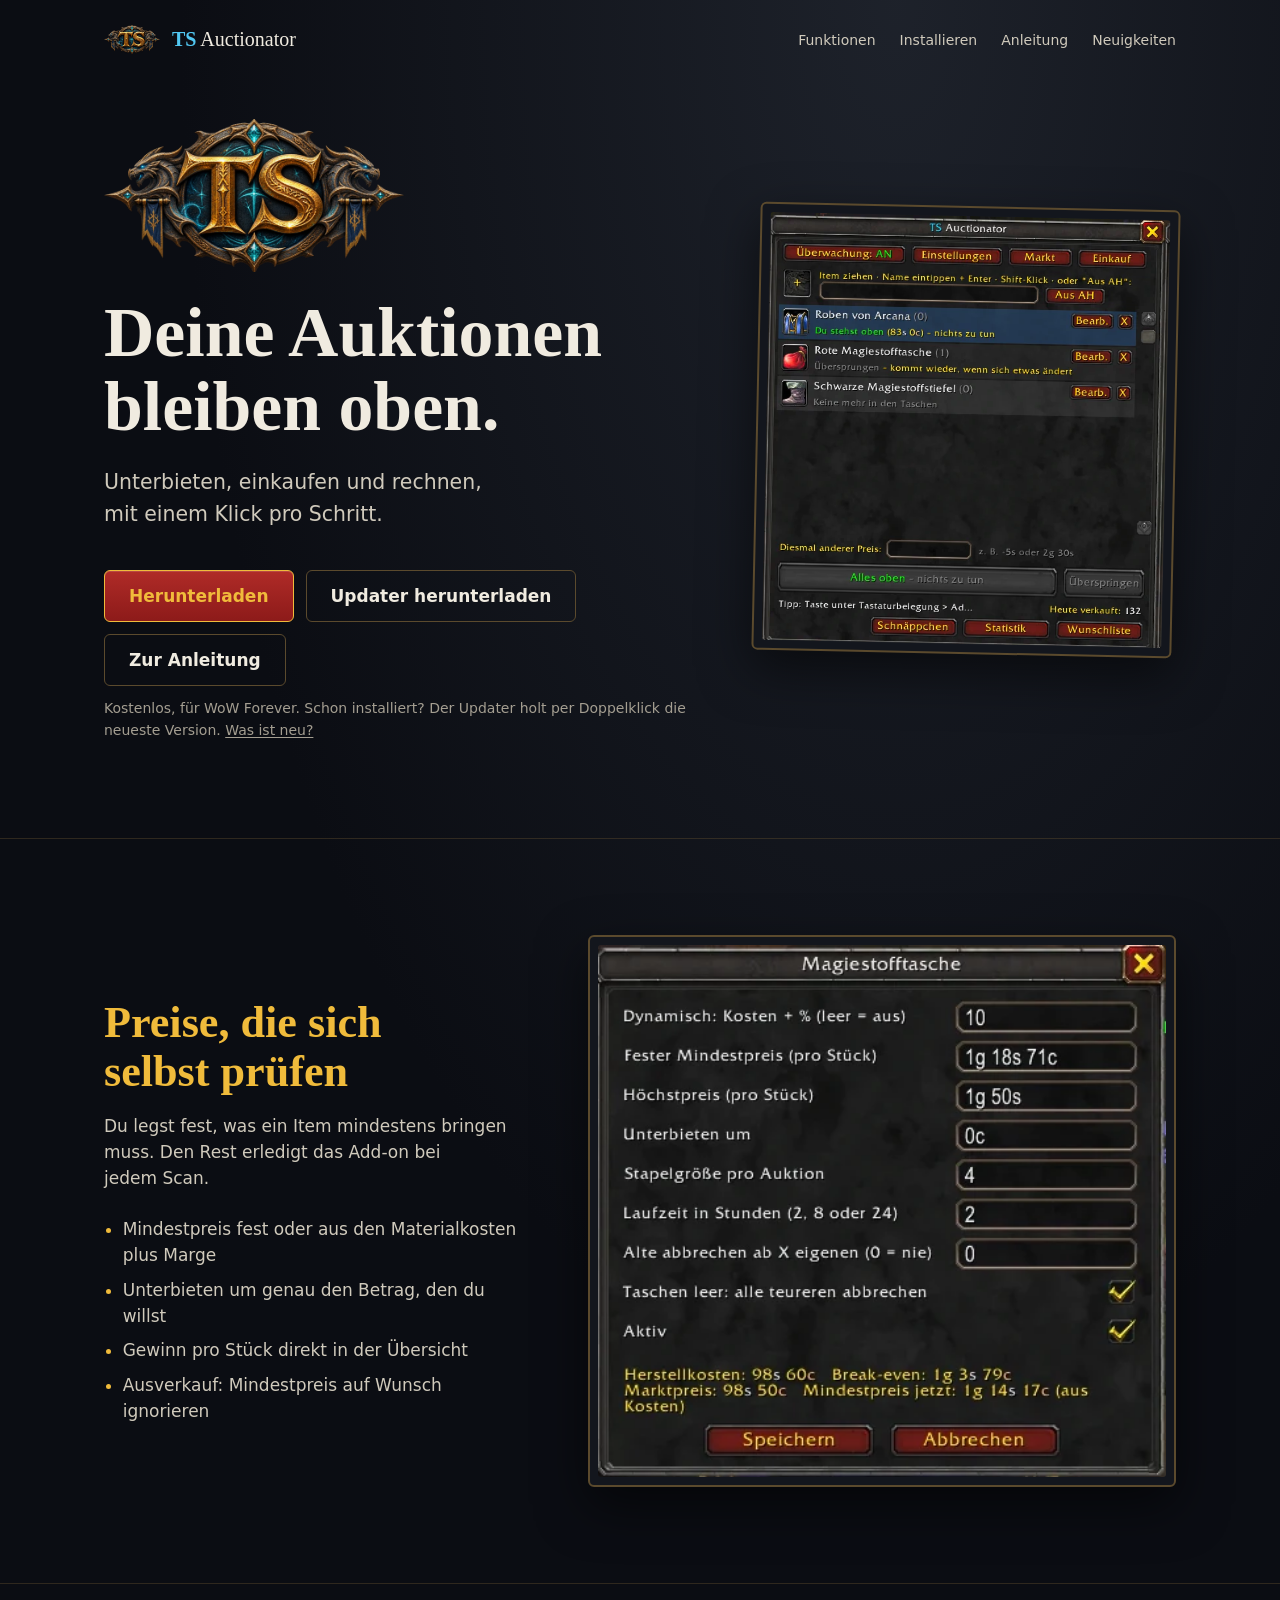
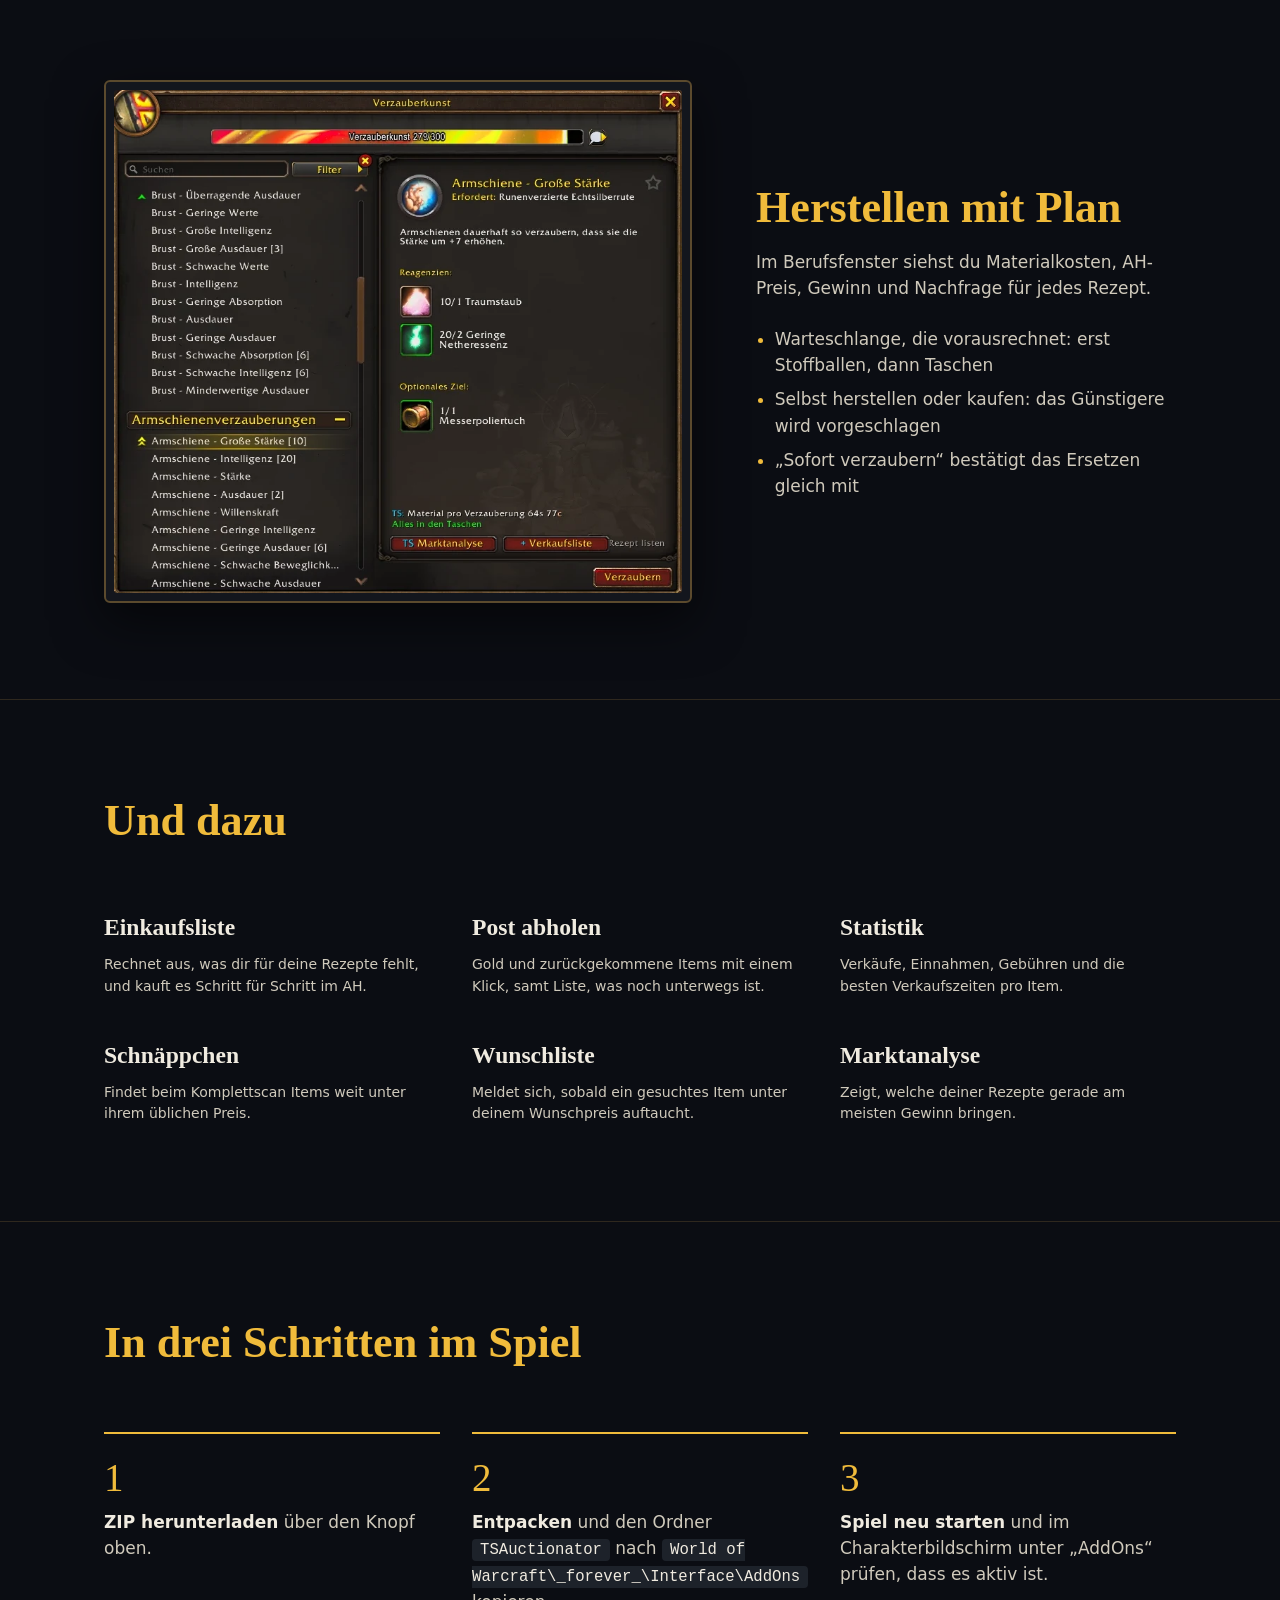
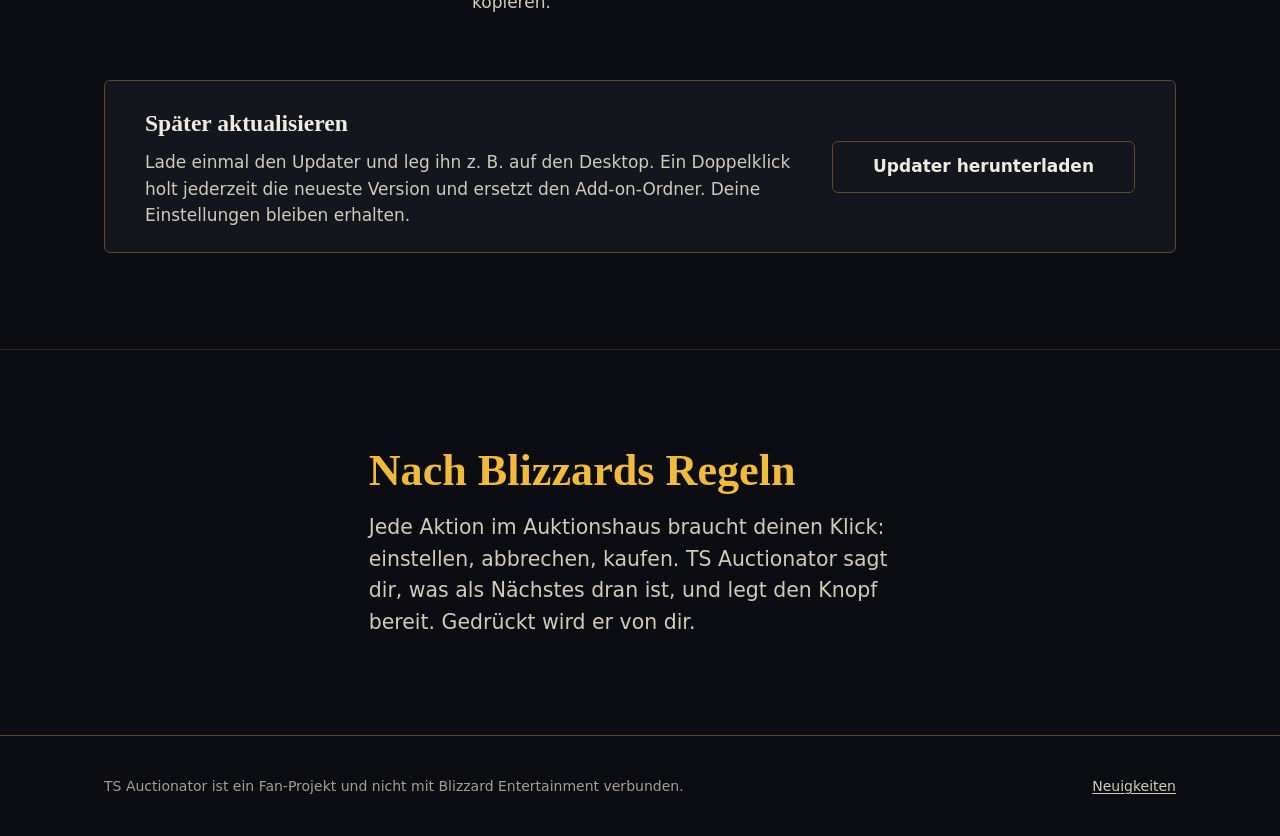
<file: index.html>
<!doctype html>
<html lang="de">
<head>
  <meta charset="utf-8">
  <meta name="viewport" content="width=device-width, initial-scale=1">
  <title>TS Auctionator: Add-on für WoW Forever</title>
  <meta name="description" content="TS Auctionator hält deine Auktionen oben, kauft Material ein und zeigt, welche Rezepte sich lohnen. Kostenlos für WoW Forever.">
  <link rel="icon" href="img/favicon.png">
  <link rel="stylesheet" href="style.css?v=3">
</head>
<body>
  <header class="container nav">
    <a class="brand" href="./"><img src="img/logo-96.png" alt="" width="56" height="29"><span><b>TS</b> Auctionator</span></a>
    <nav aria-label="Hauptmenü">
      <ul>
        <li><a href="#funktionen">Funktionen</a></li>
        <li><a href="#installieren">Installieren</a></li>
        <li><a href="anleitung.html">Anleitung</a></li>
        <li><a href="neuigkeiten.html">Neuigkeiten</a></li>
      </ul>
    </nav>
  </header>

  <main>
    <div class="container hero">
      <div>
        <img class="hero-logo" src="img/logo.png" alt="TS Auctionator Logo" width="700" height="358">
        <h1>Deine Auktionen bleiben oben.</h1>
        <p class="lead">Unterbieten, einkaufen und rechnen, mit einem Klick pro Schritt.</p>
        <div class="actions">
          <a class="btn btn-primary" href="https://github.com/TS-Auctionator/ts-auctionator.github.io/releases/latest/download/TSAuctionator.zip">Herunterladen</a>
          <a class="btn btn-ghost" href="TS-Auctionator-Update.bat" download>Updater herunterladen</a>
          <a class="btn btn-ghost" href="anleitung.html">Zur Anleitung</a>
        </div>
        <p class="fineprint">Kostenlos, für WoW Forever. Schon installiert? Der Updater holt per Doppelklick die neueste Version. <a href="neuigkeiten.html">Was ist neu?</a></p>
      </div>
      <figure class="frame">
        <img src="img/hauptfenster.webp" alt="Das Hauptfenster von TS Auctionator mit drei überwachten Items" width="537" height="575">
      </figure>
    </div>

    <section id="funktionen">
      <div class="container split">
        <div>
          <h2>Preise, die sich selbst prüfen</h2>
          <p>Du legst fest, was ein Item mindestens bringen muss. Den Rest erledigt das Add-on bei jedem Scan.</p>
          <ul>
            <li>Mindestpreis fest oder aus den Materialkosten plus Marge</li>
            <li>Unterbieten um genau den Betrag, den du willst</li>
            <li>Gewinn pro Stück direkt in der Übersicht</li>
            <li>Ausverkauf: Mindestpreis auf Wunsch ignorieren</li>
          </ul>
        </div>
        <figure class="frame">
          <img src="img/bearbeiten.webp" alt="Das Bearbeiten-Fenster mit Mindestpreis, Höchstpreis und Stapelgröße" width="432" height="405" loading="lazy">
        </figure>
      </div>
    </section>

    <section>
      <div class="container split flip">
        <div>
          <h2>Herstellen mit Plan</h2>
          <p>Im Berufsfenster siehst du Materialkosten, AH-Preis, Gewinn und Nachfrage für jedes Rezept.</p>
          <ul>
            <li>Warteschlange, die vorausrechnet: erst Stoffballen, dann Taschen</li>
            <li>Selbst herstellen oder kaufen: das Günstigere wird vorgeschlagen</li>
            <li>„Sofort verzaubern“ bestätigt das Ersetzen gleich mit</li>
          </ul>
        </div>
        <figure class="frame">
          <img src="img/beruf.webp" alt="Das Berufsfenster mit TS-Kostenanzeige unter dem Rezept" width="807" height="714" loading="lazy">
        </figure>
      </div>
    </section>

    <section>
      <div class="container">
        <h2>Und dazu</h2>
        <div class="more">
          <div><h3>Einkaufsliste</h3><p>Rechnet aus, was dir für deine Rezepte fehlt, und kauft es Schritt für Schritt im AH.</p></div>
          <div><h3>Post abholen</h3><p>Gold und zurückgekommene Items mit einem Klick, samt Liste, was noch unterwegs ist.</p></div>
          <div><h3>Statistik</h3><p>Verkäufe, Einnahmen, Gebühren und die besten Verkaufszeiten pro Item.</p></div>
          <div><h3>Schnäppchen</h3><p>Findet beim Komplettscan Items weit unter ihrem üblichen Preis.</p></div>
          <div><h3>Wunschliste</h3><p>Meldet sich, sobald ein gesuchtes Item unter deinem Wunschpreis auftaucht.</p></div>
          <div><h3>Marktanalyse</h3><p>Zeigt, welche deiner Rezepte gerade am meisten Gewinn bringen.</p></div>
        </div>
      </div>
    </section>

    <section id="installieren">
      <div class="container">
        <h2>In drei Schritten im Spiel</h2>
        <ol class="steps">
          <li><strong>ZIP herunterladen</strong> über den Knopf oben.</li>
          <li><strong>Entpacken</strong> und den Ordner <code>TSAuctionator</code> nach <code>World of Warcraft\_forever_\Interface\AddOns</code> kopieren.</li>
          <li><strong>Spiel neu starten</strong> und im Charakterbildschirm unter „AddOns“ prüfen, dass es aktiv ist.</li>
        </ol>
        <div class="update-box">
          <div>
            <h3>Später aktualisieren</h3>
            <p>Lade einmal den Updater und leg ihn z. B. auf den Desktop. Ein Doppelklick holt jederzeit die neueste Version und ersetzt den Add-on-Ordner. Deine Einstellungen bleiben erhalten.</p>
          </div>
          <a class="btn btn-ghost" href="TS-Auctionator-Update.bat" download>Updater herunterladen</a>
        </div>
      </div>
    </section>

    <section>
      <div class="container rule-note">
        <h2>Nach Blizzards Regeln</h2>
        <p>Jede Aktion im Auktionshaus braucht deinen Klick: einstellen, abbrechen, kaufen. TS Auctionator sagt dir, was als Nächstes dran ist, und legt den Knopf bereit. Gedrückt wird er von dir.</p>
      </div>
    </section>
  </main>

  <footer>
    <div class="container">
      <span>TS Auctionator ist ein Fan-Projekt und nicht mit Blizzard Entertainment verbunden.</span>
      <a href="neuigkeiten.html">Neuigkeiten</a>
    </div>
  </footer>
</body>
</html>
</file>
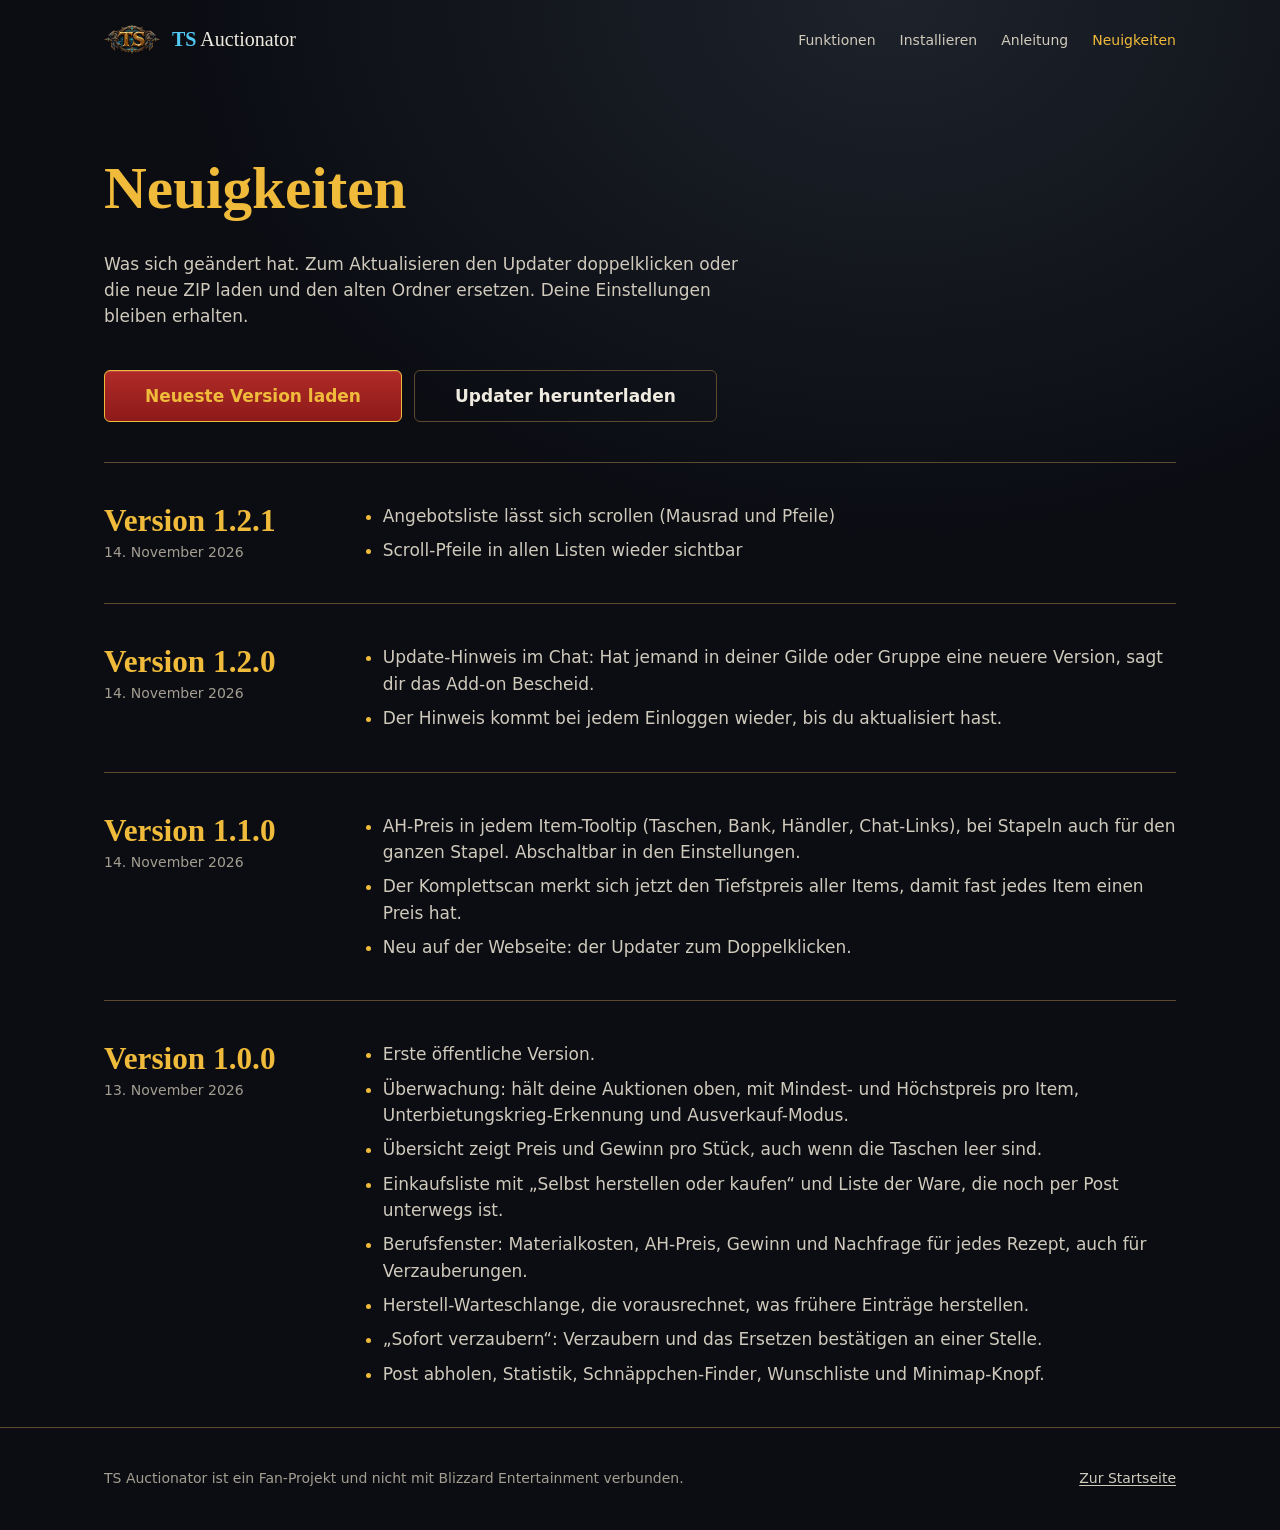
<file: neuigkeiten.html>
<!doctype html>
<html lang="de">
<head>
  <meta charset="utf-8">
  <meta name="viewport" content="width=device-width, initial-scale=1">
  <title>Neuigkeiten: TS Auctionator</title>
  <meta name="description" content="Was sich in TS Auctionator geändert hat, Version für Version.">
  <link rel="icon" href="img/favicon.png">
  <link rel="stylesheet" href="style.css?v=3">
</head>
<body>
  <header class="container nav">
    <a class="brand" href="./"><img src="img/logo-96.png" alt="" width="56" height="29"><span><b>TS</b> Auctionator</span></a>
    <nav aria-label="Hauptmenü">
      <ul>
        <li><a href="./#funktionen">Funktionen</a></li>
        <li><a href="./#installieren">Installieren</a></li>
        <li><a href="anleitung.html">Anleitung</a></li>
        <li><a href="neuigkeiten.html" aria-current="page">Neuigkeiten</a></li>
      </ul>
    </nav>
  </header>

  <main class="container">
    <div class="page-head">
      <h1>Neuigkeiten</h1>
      <p>Was sich geändert hat. Zum Aktualisieren den Updater doppelklicken oder die neue ZIP laden und den alten Ordner ersetzen. Deine Einstellungen bleiben erhalten.</p>
      <div class="actions">
        <a class="btn btn-primary" href="https://github.com/TS-Auctionator/ts-auctionator.github.io/releases/latest/download/TSAuctionator.zip">Neueste Version laden</a>
        <a class="btn btn-ghost" href="TS-Auctionator-Update.bat" download>Updater herunterladen</a>
      </div>
    </div>

    <!-- Neue Versionen hier oben einfügen -->
    <article class="release">
      <div>
        <h2>Version 1.2.1</h2>
        <time datetime="2026-11-14">14. November 2026</time>
      </div>
      <ul>
        <li>Angebotsliste lässt sich scrollen (Mausrad und Pfeile)</li>
        <li>Scroll-Pfeile in allen Listen wieder sichtbar</li>
      </ul>
    </article>
    <article class="release">
      <div>
        <h2>Version 1.2.0</h2>
        <time datetime="2026-11-14">14. November 2026</time>
      </div>
      <ul>
        <li>Update-Hinweis im Chat: Hat jemand in deiner Gilde oder Gruppe eine neuere Version, sagt dir das Add-on Bescheid.</li>
        <li>Der Hinweis kommt bei jedem Einloggen wieder, bis du aktualisiert hast.</li>
      </ul>
    </article>
    <article class="release">
      <div>
        <h2>Version 1.1.0</h2>
        <time datetime="2026-11-14">14. November 2026</time>
      </div>
      <ul>
        <li>AH-Preis in jedem Item-Tooltip (Taschen, Bank, H&#228;ndler, Chat-Links), bei Stapeln auch f&#252;r den ganzen Stapel. Abschaltbar in den Einstellungen.</li>
        <li>Der Komplettscan merkt sich jetzt den Tiefstpreis aller Items, damit fast jedes Item einen Preis hat.</li>
        <li>Neu auf der Webseite: der Updater zum Doppelklicken.</li>
      </ul>
    </article>
    <article class="release">
      <div>
        <h2>Version 1.0.0</h2>
        <time datetime="2026-11-13">13. November 2026</time>
      </div>
      <ul>
        <li>Erste öffentliche Version.</li>
        <li>Überwachung: hält deine Auktionen oben, mit Mindest- und Höchstpreis pro Item, Unterbietungskrieg-Erkennung und Ausverkauf-Modus.</li>
        <li>Übersicht zeigt Preis und Gewinn pro Stück, auch wenn die Taschen leer sind.</li>
        <li>Einkaufsliste mit „Selbst herstellen oder kaufen“ und Liste der Ware, die noch per Post unterwegs ist.</li>
        <li>Berufsfenster: Materialkosten, AH-Preis, Gewinn und Nachfrage für jedes Rezept, auch für Verzauberungen.</li>
        <li>Herstell-Warteschlange, die vorausrechnet, was frühere Einträge herstellen.</li>
        <li>„Sofort verzaubern“: Verzaubern und das Ersetzen bestätigen an einer Stelle.</li>
        <li>Post abholen, Statistik, Schnäppchen-Finder, Wunschliste und Minimap-Knopf.</li>
      </ul>
    </article>
  </main>

  <footer>
    <div class="container">
      <span>TS Auctionator ist ein Fan-Projekt und nicht mit Blizzard Entertainment verbunden.</span>
      <a href="./">Zur Startseite</a>
    </div>
  </footer>
</body>
</html>
</file>
<file: style.css>
/* Hallmark · shape: Workbench · genre: playful · theme: custom · job: try · idea: "Das Add-on zeigen, wie es im Spiel aussieht, und sofort herunterladen lassen" · vibe: "nachtschwarzes Spielfenster mit goldenen Rahmen"
 * paper: oklch(16% 0.012 265) · accent: oklch(82% 0.15 85) · display: Palatino (System) · body: Segoe UI (System) · hero: Logo und Satz links, das echte Hauptfenster rechts · nav: Wortmarke und drei Links · footer: Zeile mit Hinweis · imagery: echte Screenshots aus dem Spiel · signature: das echte Add-on-Fenster im goldenen Rahmen
 * axes: night/serif/gold · posture: split · contrast: pass · fold: pass · v2.0.0 */
/* Hallmark · pre-emit critique: P4 H4 E4 S4 R3 V4 · weakest: R, nur drei Screenshots vorhanden; der Rest trägt Text in Spalten */
@import url("./tokens.css");
@import url("./base.css");

body { background: radial-gradient(ellipse 80% 50% at 70% 0%, var(--color-paper-3), transparent 70%), var(--color-paper); }

/* Navigation */
.nav { display: flex; align-items: center; justify-content: space-between; gap: var(--space-lg); padding-block: var(--space-lg); }
.brand { display: flex; align-items: center; gap: var(--space-sm); text-decoration: none; font-family: var(--font-display); font-size: var(--text-lg); color: var(--color-ink); }
.brand img { width: 56px; height: auto; }
.brand b { color: var(--color-arcane); font-weight: 600; }
.nav ul { display: flex; gap: var(--space-lg); list-style: none; margin: 0; padding: 0; }
.nav a:not(.brand) { color: var(--color-ink-2); text-decoration: none; font-size: var(--text-sm); padding-block: var(--space-2xs); border-bottom: 1px solid transparent; transition: color var(--dur-micro) var(--ease-out), border-color var(--dur-micro) var(--ease-out); }
.nav a:not(.brand):hover { color: var(--color-accent); border-bottom-color: var(--color-accent); }
.nav a[aria-current="page"] { color: var(--color-accent); }

/* Knöpfe – ein Stil für die Hauptaktion, ein Rahmen-Stil daneben */
.btn { display: inline-flex; align-items: center; gap: var(--space-xs); min-height: 52px; padding: 0 var(--space-xl); border-radius: var(--radius-card); font-weight: 600; font-size: var(--text-md); text-decoration: none; cursor: pointer; transition: background-color var(--dur-micro) var(--ease-out), transform var(--dur-micro) var(--ease-out), box-shadow var(--dur-micro) var(--ease-out); }
.btn-primary { background: linear-gradient(180deg, var(--color-red-2), var(--color-red)); color: var(--color-accent); border: 1px solid var(--color-accent); box-shadow: inset 0 1px 0 color-mix(in oklab, var(--color-ink) 15%, transparent); }
.btn-primary:hover { background: var(--color-red-2); transform: translateY(-1px); }
.btn-primary:active { transform: translateY(1px); }
.btn-ghost { color: var(--color-ink); border: 1px solid var(--color-rule); background: transparent; }
.btn-ghost:hover { border-color: var(--color-accent); color: var(--color-accent); }
.btn:focus-visible { outline: 2px solid var(--color-focus); outline-offset: 3px; }

/* Hero */
.hero { display: grid; grid-template-columns: minmax(0, 7fr) minmax(0, 5fr); gap: var(--space-2xl); align-items: center; padding-block: var(--space-xl) var(--section-gap-s); }
.hero-logo { width: min(300px, 80%); margin-bottom: var(--space-lg); }
.hero h1 { font-size: var(--text-display); line-height: 1.05; color: var(--color-ink); font-weight: 600; }
.hero .lead { margin-top: var(--space-lg); font-size: var(--text-lead); color: var(--color-ink-2); max-width: 32ch; }
.actions { display: flex; flex-wrap: wrap; gap: var(--space-sm); margin-top: var(--space-xl); }
.hero .btn { padding: 0 var(--space-lg); }
.fineprint { margin-top: var(--space-sm); font-size: var(--text-sm); color: var(--color-muted); }

.frame { border: 2px solid var(--color-rule); border-radius: var(--radius-card); box-shadow: var(--shadow-card); background: var(--color-paper-2); padding: var(--space-xs); }
.frame img { border-radius: 3px; width: 100%; }
.hero .frame { transform: rotate(1.2deg); max-width: 520px; justify-self: center; }

/* Abschnitte */
section { padding-block: var(--section-gap-s); border-top: 1px solid color-mix(in oklab, var(--color-rule) 45%, transparent); }
h2 { font-size: var(--text-section); line-height: 1.12; color: var(--color-accent); font-weight: 600; }
h3 { font-size: var(--text-title); color: var(--color-ink); font-weight: 600; }
.split { display: grid; grid-template-columns: minmax(0, 5fr) minmax(0, 7fr); gap: var(--space-2xl); align-items: center; }
.split.flip { grid-template-columns: minmax(0, 7fr) minmax(0, 5fr); }
.split.flip .frame { order: -1; }
.split p { margin-top: var(--space-md); color: var(--color-ink-2); }
.split ul { margin: var(--space-lg) 0 0; padding-left: 1.1em; color: var(--color-ink-2); }
.split li + li { margin-top: var(--space-xs); }
.split li::marker { color: var(--color-accent); }

.more { display: grid; grid-template-columns: repeat(3, minmax(0, 1fr)); gap: var(--space-xl) var(--gap-columns); margin-top: var(--space-2xl); }
.more p { margin-top: var(--space-xs); color: var(--color-ink-2); font-size: var(--text-sm); }

.steps { counter-reset: s; list-style: none; padding: 0; margin: var(--space-2xl) 0 0; display: grid; grid-template-columns: repeat(3, minmax(0, 1fr)); gap: var(--gap-columns); }
.steps li { counter-increment: s; border-top: 2px solid var(--color-accent); padding-top: var(--space-lg); color: var(--color-ink-2); }
.steps li::before { content: counter(s); display: block; font-family: var(--font-display); font-size: var(--text-3xl); color: var(--color-accent); line-height: 1; margin-bottom: var(--space-sm); }
.steps strong { color: var(--color-ink); }
code { font-family: ui-monospace, Consolas, monospace; font-size: 0.92em; background: var(--color-paper-3); padding: var(--space-3xs) var(--space-xs); border-radius: 4px; color: var(--color-ink); }

.rule-note { max-width: 62ch; }
.rule-note p { margin-top: var(--space-md); color: var(--color-ink-2); font-size: var(--text-lead); }

.update-box { display: flex; flex-wrap: wrap; align-items: center; justify-content: space-between; gap: var(--space-lg); margin-top: var(--space-2xl); padding: var(--space-lg) var(--space-xl); border: 1px solid var(--color-rule); border-radius: var(--radius-card); background: var(--color-paper-2); }
.update-box > div { flex: 1 1 360px; min-width: 0; }
.update-box p { margin-top: var(--space-xs); color: var(--color-ink-2); }

/* Neuigkeiten */
.page-head { padding-block: var(--space-2xl) var(--space-xl); }
.page-head h1 { font-size: var(--text-display-s); color: var(--color-accent); font-weight: 600; }
.page-head p { margin-top: var(--space-md); color: var(--color-ink-2); }
.release { padding-block: var(--space-xl); border-top: 1px solid var(--color-rule); display: grid; grid-template-columns: minmax(0, 220px) minmax(0, 1fr); gap: var(--space-xl); }
.release h2 { font-size: var(--text-2xl); }
.release time { display: block; margin-top: var(--space-2xs); color: var(--color-muted); font-size: var(--text-sm); }
.release ul { margin: 0; padding-left: 1.1em; color: var(--color-ink-2); }
.release li + li { margin-top: var(--space-xs); }
.release li::marker { color: var(--color-accent); }

/* Fuß */
footer { border-top: 1px solid var(--color-rule); padding-block: var(--space-xl); color: var(--color-muted); font-size: var(--text-sm); }
footer .container { display: flex; flex-wrap: wrap; justify-content: space-between; gap: var(--space-md); }
footer a { color: var(--color-ink-2); }
footer a:hover { color: var(--color-accent); }

@media (max-width: 60rem) {
  .hero, .split, .split.flip { grid-template-columns: minmax(0, 1fr); }
  .split.flip .frame { order: 0; }
  .hero .frame { transform: none; }
  .more, .steps { grid-template-columns: minmax(0, 1fr); }
  .release { grid-template-columns: minmax(0, 1fr); gap: var(--space-md); }
}
@media (max-width: 40rem) {
  .nav { flex-wrap: wrap; }
  .nav ul { gap: var(--space-md); }
  .btn { width: 100%; justify-content: center; }
}
figure.frame { margin: 0; }
</file>
